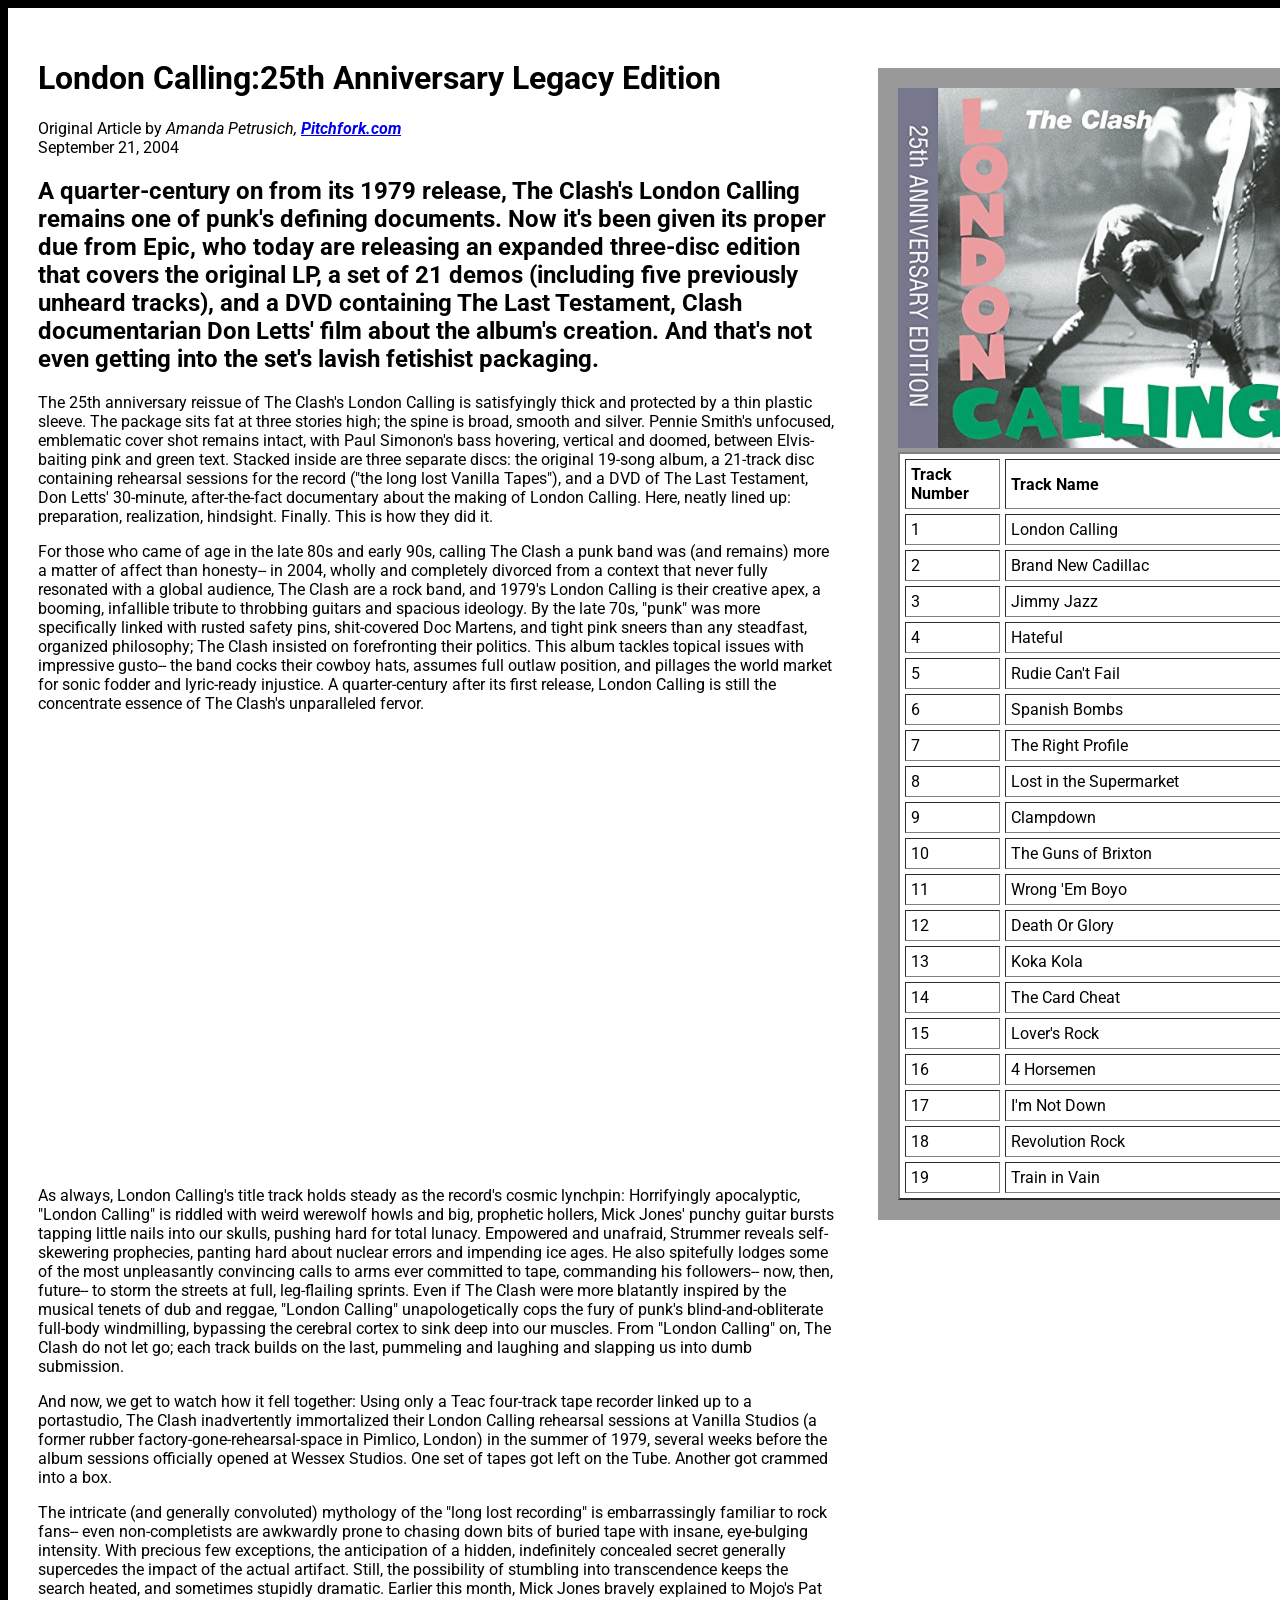
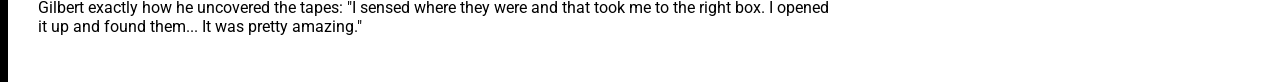
<file: DebuggingAssignment2/index.html>
<!doctype html>
<html lang="en">

<head>
<meta charset="utf-8">
<title>The Clash</title>

<link rel="preconnect" href="https://fonts.googleapis.com"> 
<link rel="preconnect" href="https://fonts.gstatic.com" crossorigin> 
<link href="https://fonts.googleapis.com/css2?family=Roboto:wght@300;700&display=swap" rel="stylesheet">

<style type="text/css">

body {
  font-family: 'Roboto', sans-serif;
  background-color: #000000;
}
a {color: #ff0000
text-decoration: none;
font-weight: bold;}
a:hover {color: 0071ce;}

</style>

</head>

<body>

<div style="width:1300px; padding: 10px; float:left; background-color:#ffffff;">
<div style="width:800px; padding:20px; float:left;">
<h1>London Calling:25th Anniversary Legacy Edition</h1>
<p>Original Article by <em>Amanda Petrusich, <a href="http://www.pitchfork.com" target="_blank">Pitchfork.com</a></em><br>
September 21, 2004 


<h2>A quarter-century on from its 1979 release, The Clash's London Calling remains one of punk's defining documents. Now it's been given its proper due from Epic, who today are releasing an expanded three-disc edition that covers the original LP, a set of 21 demos (including five previously unheard tracks), and a DVD containing The Last Testament, Clash documentarian Don Letts' film about the album's creation. And that's not even getting into the set's lavish fetishist packaging.</h2>

<p>The 25th anniversary reissue of The Clash's London Calling is satisfyingly thick and protected by a thin plastic sleeve. The package sits fat at three stories high; the spine is broad, smooth and silver. Pennie Smith's unfocused, emblematic cover shot remains intact, with Paul Simonon's bass hovering, vertical and doomed, between Elvis-baiting pink and green text. Stacked inside are three separate discs: the original 19-song album, a 21-track disc containing rehearsal sessions for the record ("the long lost Vanilla Tapes"), and a DVD of The Last Testament, Don Letts' 30-minute, after-the-fact documentary about the making of London Calling. Here, neatly lined up: preparation, realization, hindsight. Finally. This is how they did it.</p>


<p>For those who came of age in the late 80s and early 90s, calling The Clash a punk band was (and remains) more a matter of affect than honesty-- in 2004, wholly and completely divorced from a context that never fully resonated with a global audience, The Clash are a rock band, and 1979's London Calling is their creative apex, a booming, infallible tribute to throbbing guitars and spacious ideology. By the late 70s, "punk" was more specifically linked with rusted safety pins, shit-covered Doc Martens, and tight pink sneers than any steadfast, organized philosophy; The Clash insisted on forefronting their politics. This album tackles topical issues with impressive gusto-- the band cocks their cowboy hats, assumes full outlaw position, and pillages the world market for sonic fodder and lyric-ready injustice. A quarter-century after its first release, London Calling is still the concentrate essence of The Clash's unparalleled fervor.</p>


<div align="center"style="margin:50px 50px 50px"><iframe width="560" height="315" src="https://www.youtube.com/embed/EfK-WX2pa8c" frameborder="0" allow="accelerometer; autoplay; encrypted-media; gyroscope; picture-in-picture" allowfullscreen></iframe></div>

<br></br>

<p>As always, London Calling's title track holds steady as the record's cosmic lynchpin: Horrifyingly apocalyptic, "London Calling" is riddled with weird werewolf howls and big, prophetic hollers, Mick Jones' punchy guitar bursts tapping little nails into our skulls, pushing hard for total lunacy. Empowered and unafraid, Strummer reveals self-skewering prophecies, panting hard about nuclear errors and impending ice ages. He also spitefully lodges some of the most unpleasantly convincing calls to arms ever committed to tape, commanding his followers-- now, then, future-- to storm the streets at full, leg-flailing sprints. Even if The Clash were more blatantly inspired by the musical tenets of dub and reggae, "London Calling" unapologetically cops the fury of punk's blind-and-obliterate full-body windmilling, bypassing the cerebral cortex to sink deep into our muscles. From "London Calling" on, The Clash do not let go; each track builds on the last, pummeling and laughing and slapping us into dumb submission.</p>


<p>And now, we get to watch how it fell together: Using only a Teac four-track tape recorder linked up to a portastudio, The Clash inadvertently immortalized their London Calling rehearsal sessions at Vanilla Studios (a former rubber factory-gone-rehearsal-space in Pimlico, London) in the summer of 1979, several weeks before the album sessions officially opened at Wessex Studios. One set of tapes got left on the Tube. Another got crammed into a box.</p>


<p>The intricate (and generally convoluted) mythology of the "long lost recording" is embarrassingly familiar to rock fans-- even non-completists are awkwardly prone to chasing down bits of buried tape with insane, eye-bulging intensity. With precious few exceptions, the anticipation of a hidden, indefinitely concealed secret generally supercedes the impact of the actual artifact. Still, the possibility of stumbling into transcendence keeps the search heated, and sometimes stupidly dramatic. Earlier this month, Mick Jones bravely explained to Mojo's Pat Gilbert exactly how he uncovered the tapes: "I sensed where they were and that took me to the right box. I opened it up and found them... It was pretty amazing."</p>

</div>

<div style="width:400px; padding:20px; float: right; background-color:#999; margin-top:50px;">

<img src="photos/theClash.jpg" alt="The Clash: London Calling" title="The Clash: London Calling" style="border:solid 0px black; width:100%;">

<table width="100%" border="2" cellspacing="5" cellpadding="5" style="background-color:#ffffff;">
<tr>
<td width="25%">
<strong>Track Number</strong>
</td>
<td width="75%">
<strong>Track Name</strong>
</td>
</tr>
<tr>
<td>1</td>
<td>London Calling</td>
</tr>
<tr>
<td>2</td>
<td>Brand New Cadillac</td>
<tr>
<td>3</td>
<td>Jimmy Jazz</td>
</tr>
<tr>
<td>4</td>
<td>Hateful</td>
</tr>
<tr>
<td>5</td>
<td>Rudie Can't Fail</td>
</tr>
<tr>
<td>6</td>
<td>Spanish Bombs</td>
</tr>
<tr>
<td>7</td>
<td>The Right Profile</td>
</tr>
<tr>
<td>8</td>
<td>Lost in the Supermarket</td>
</tr>
<tr>
<td>9</td>
<td>Clampdown</td>
</tr>
<tr>
<td>10</td>
<td>The Guns of Brixton</td>
</tr>
<tr>
<td>11</td>
<td>Wrong 'Em Boyo</td>
</tr>
<tr>
<td>12</td>
<td>Death Or Glory</td>
</tr>
<tr>
<td>13</td>
<td>Koka Kola</td>
</tr>
<tr>
<td>14</td>
<td>The Card Cheat</td>
</tr>
<tr>
<td>15</td>
<td>Lover's Rock</td>
</tr>
<tr>
<td>16</td>
<td>4 Horsemen</td>
</tr>
<tr>
<td>17</td>
<td>I'm Not Down</td>
</tr>
<tr>
<td>18</td>
<td>Revolution Rock</td>
</tr>
<tr>
<td>19</td>
<td>Train in Vain</td>
</tr>
</table>

</div>




</body>
</html>
</file>
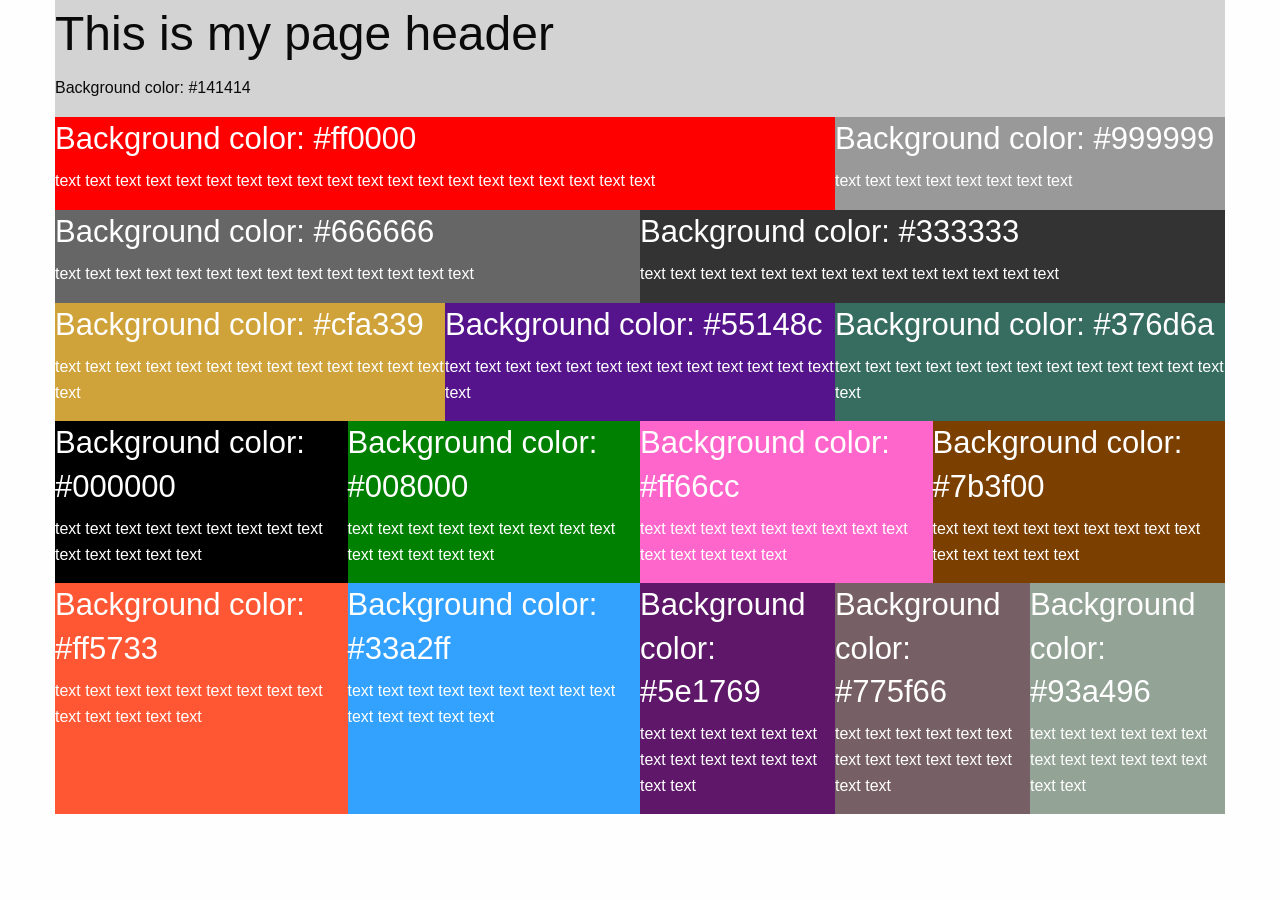
<file: FoundationStarter-2/index.html>
<!doctype html>
<html class="no-js" lang="en" dir="ltr">
<head>
<meta charset="utf-8">
<meta http-equiv="x-ua-compatible" content="ie=edge">
<meta name="viewport" content="width=device-width, initial-scale=1.0">
<title>Foundation for Sites</title>
<link rel="stylesheet" href="css/foundation.css">
<link rel="stylesheet" href="css/app.css">
</head>
<body>

<div class="grid-container">
<div class="grid-x">

<!-- 12-column header -->
  <div class="cell large-12 medium-12 small-12 cell pageHeader">
<h1> This is my page header</h1>
<p> Background color: #141414 </p>
</div>

<!-- 6x6 split row -->
<div class="large-8 medium-8 small-12 cell box1">
    <h3>Background color: #ff0000 </h3>
<p>text text text text text text text text text text text text text text text text text text text text</p>
</div>
<div class="large-4 medium-4 small-12 cell box2">
    <h3>Background color: #999999 </h3>
    <p> text text text text text text text text</p>
    </div>
<div class="large-6 medium-6 small-12 cell box3">
    <h3>Background color: #666666 </h3>
    <p> text text text text text text text text text text text text text text</p>
    </div>
    <div class="large-6 medium-6 small-12 cell box4">
    <h3>Background color: #333333 </h3>
    <p> text text text text text text text text text text text text text text</p>
    </div>
<div class="large-4 medium-4 small-12 cell box5">
    <h3>Background color: #cfa339 </h3>
    <p> text text text text text text text text text text text text text text</p>
    </div>
    <div class="large-4 medium-4 small-12 cell box6">
    <h3>Background color: #55148c </h3>
    <p> text text text text text text text text text text text text text text</p>
    </div>
    <div class="large-4 medium-4 small-12 cell box7">
    <h3>Background color: #376d6a </h3>
    <p> text text text text text text text text text text text text text text</p>
    </div>
    <div class="large-3 medium-6 small-12 cell box8">
    <h3>Background color: #000000 </h3>
    <p> text text text text text text text text text text text text text text</p>
    </div>
    <div class="large-3 medium-6 small-12 cell box9">
    <h3>Background color: #008000 </h3>
    <p> text text text text text text text text text text text text text text</p>
    </div>
    <div class="large-3 medium-6 small-12 cell box10">
    <h3>Background color: #ff66cc </h3>
    <p> text text text text text text text text text text text text text text</p>
    </div>
    <div class="large-3 medium-6 small-12 cell box11">
    <h3>Background color: #7b3f00 </h3>
    <p> text text text text text text text text text text text text text text</p>
    </div>
    <div class="large-3 medium-4 small-12 cell box12">
    <h3>Background color: #ff5733 </h3>
    <p> text text text text text text text text text text text text text text</p>
    </div>
    <div class="large-3 medium-4 small-12 cell box13">
    <h3>Background color: #33a2ff </h3>
    <p> text text text text text text text text text text text text text text</p>
    </div>
    <div class="large-2 medium-4 small-12 cell box14">
    <h3>Background color: #5e1769 </h3>
    <p> text text text text text text text text text text text text text text</p>
    </div>
    <div class="large-2 medium-4 small-12 cell box15">
    <h3>Background color: #775f66 </h3>
    <p> text text text text text text text text text text text text text text</p>
    </div>
     <div class="large-2 medium-4 small-12 cell box16">
    <h3>Background color: #93a496 </h3>
    <p> text text text text text text text text text text text text text text</p>
    </div>
</div>

<script src="js/vendor/jquery.js"></script>
<script src="js/vendor/what-input.js"></script>
<script src="js/vendor/foundation.js"></script>
<script src="js/app.js"></script>
</body>
</html>
</file>
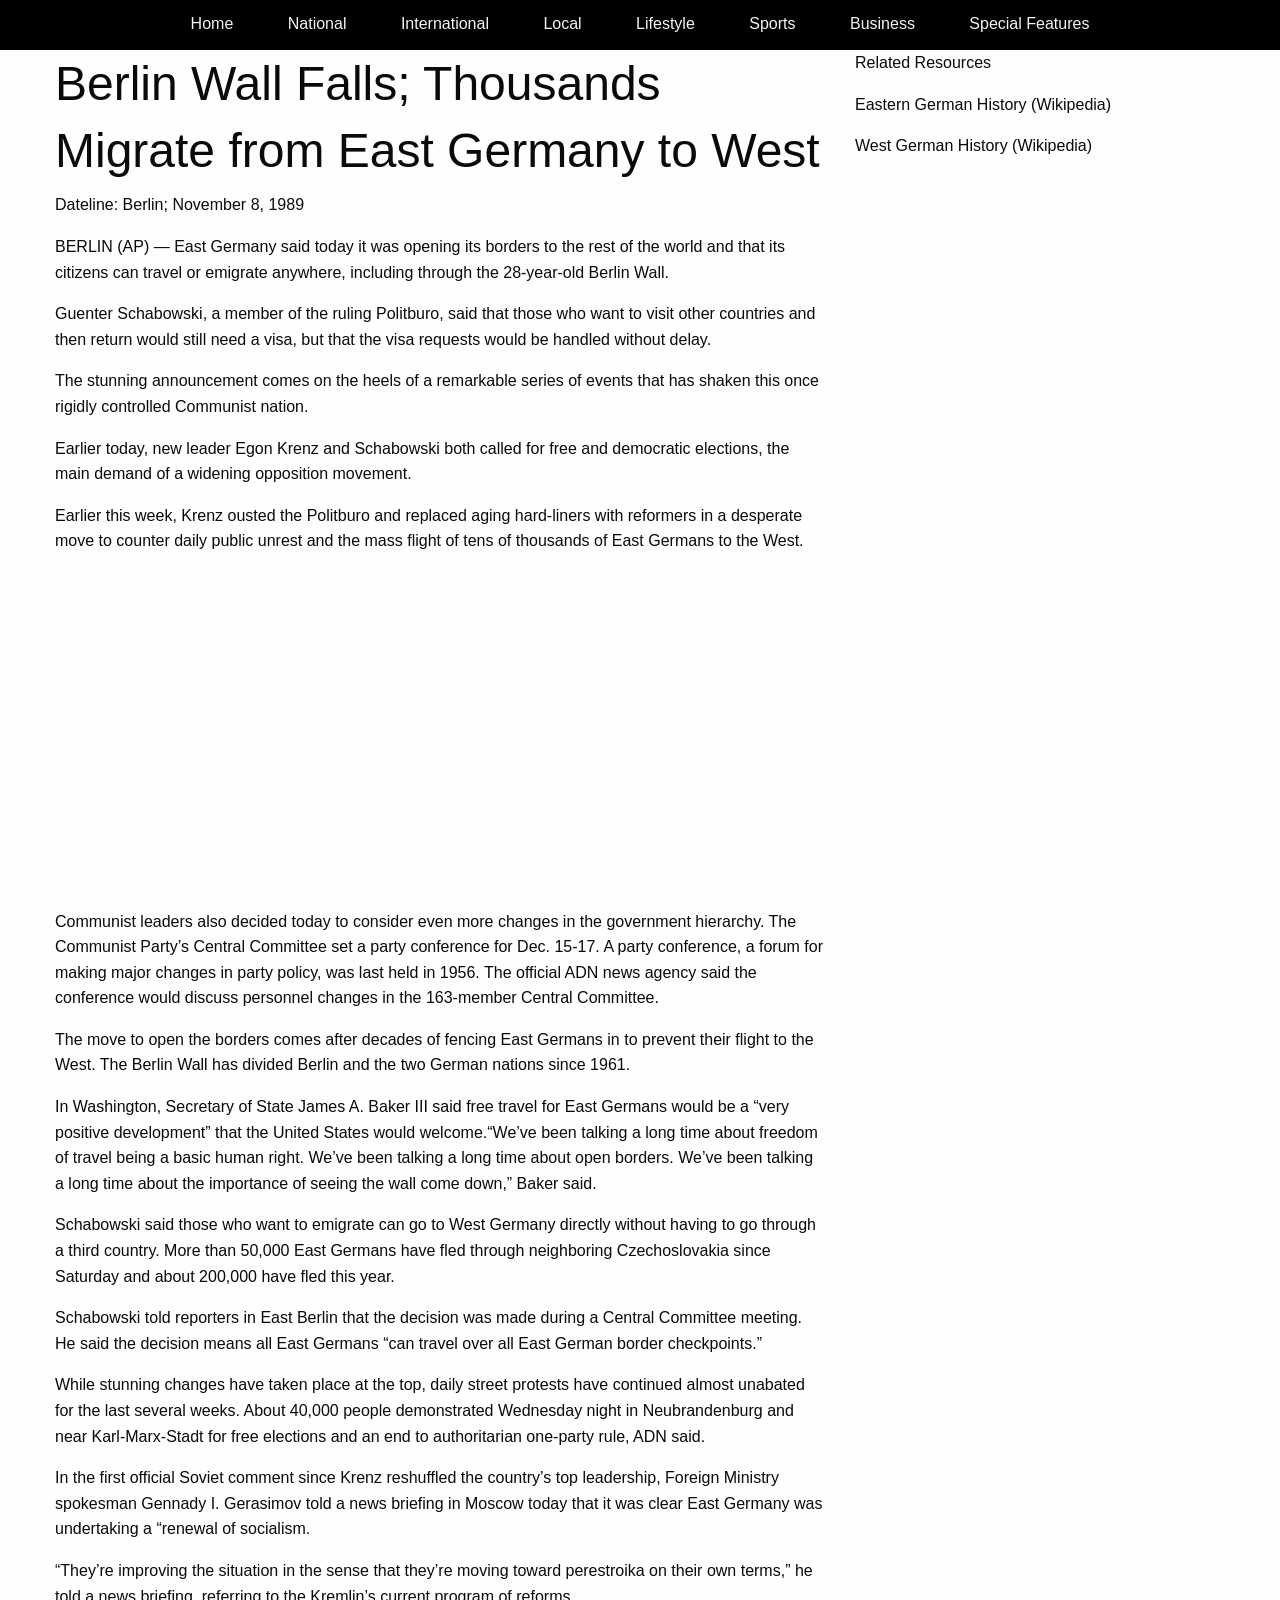
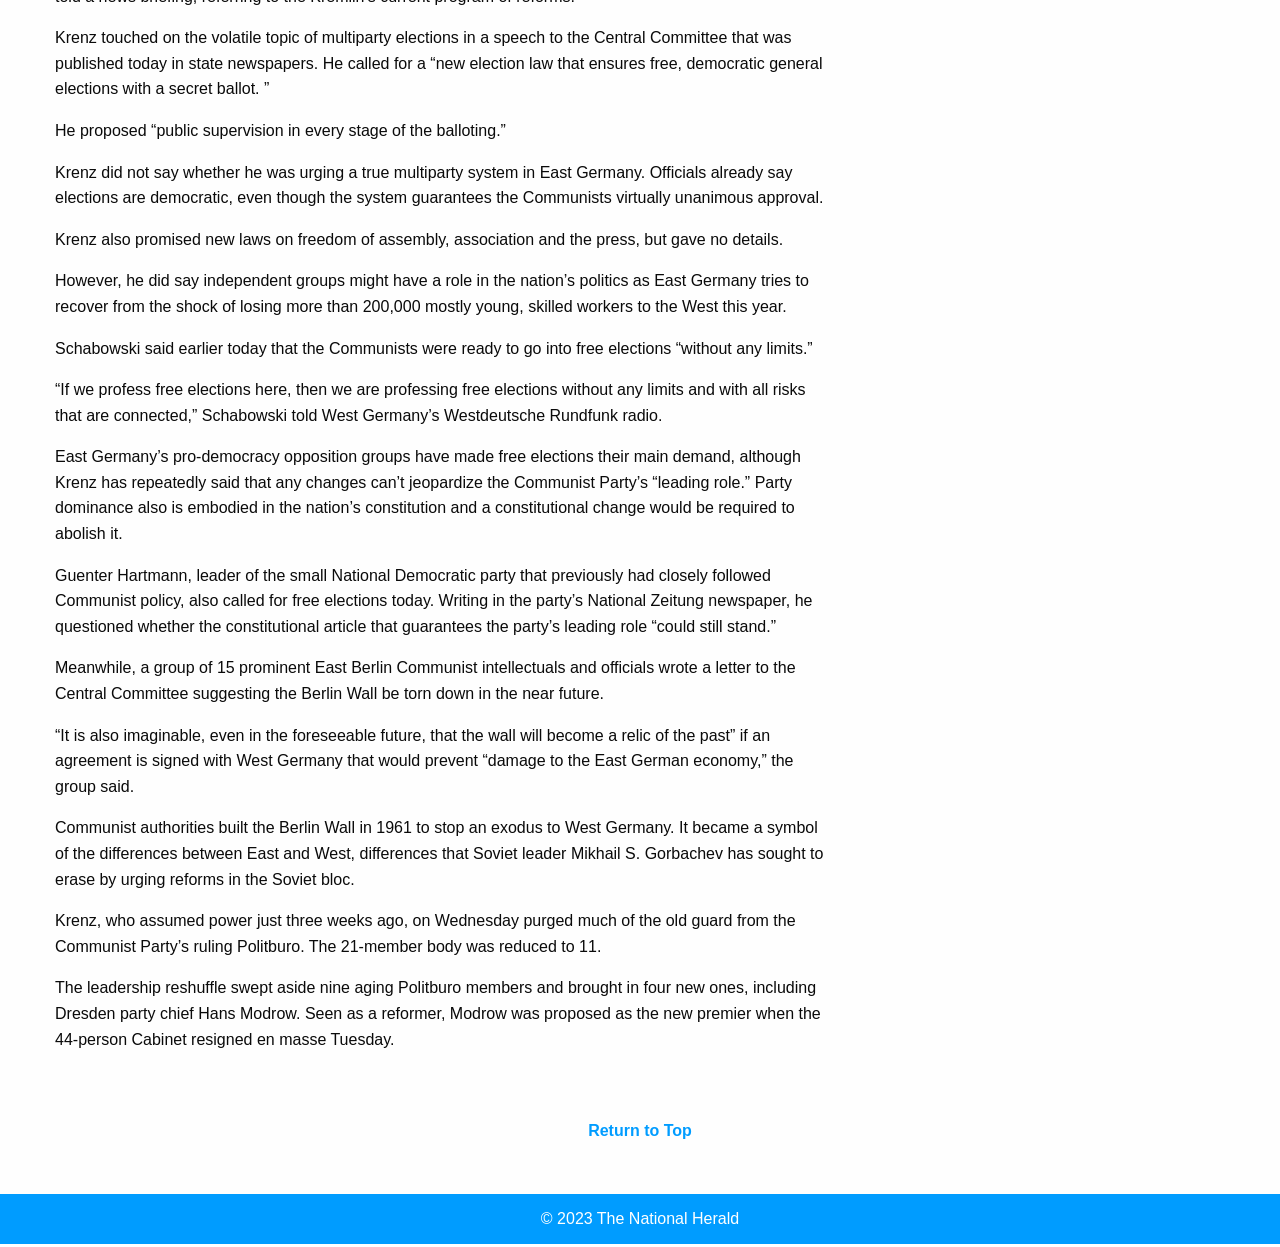
<file: HTMLTemplate/index.html>
<!doctype html>
<html class="no-js" lang="en" dir="ltr">
<head>
<meta charset="utf-8">
<meta http-equiv="x-ua-compatible" content="ie=edge">
<meta name="viewport" content="width=device-width, initial-scale=1.0">
<title>Headline Headline Headline | The National Herald</title>
<link rel="stylesheet" href="css/foundation.css">
<link rel="stylesheet" href="css/app.css">


<!-- FILL OUT META TAGS! -->
<meta name="description" content="">
<meta name="author" content="The National Herald">

<!--TWITTER SUMMARY CARD-->
<meta name="twitter:card" content="summary_large_image">
<meta name="twitter:title" content="Berlin Wall Falls: Thousands Migrate from East Germany to West">

<!--OPEN GRAPH CARD-->
<meta property="og:title" content="Headline Headline Headline">
<meta property="og:site_name" content="The National Herald">
<meta property="og:url" content="TBD">
<meta property="og:description" content="Lead Graph Goes Here.">
<meta property="og:type" content="website">
<meta property="og:image" content="TBD">

</head>
<body>

<!-- RETURN TO TOP -->
<a name="top"></a>
<!-- END RETURN TO TOP -->

<!-- SITE BRANDING -->
<div class="grid-container">
<div class="grid-x grid-padding-x">
<div class="large-12 cell">


</div>
</div>
</div>
<!-- END SITE BRANDING -->

<!-- NAV BAR -->
<div class="grid-container fluid navStyle">
<div class="grid-x grid-padding-x">
<div class="large-12 cell">
<a href="#" class="navItem">Home</a>
<a href="#" class="navItem">National</a>
<a href="#" class="navItem">International</a>
<a href="#" class="navItem">Local</a>
<a href="#" class="navItem">Lifestyle</a>
<a href="#" class="navItem">Sports</a>
<a href="#" class="navItem">Business</a>
<a href="#" class="navItem">Special Features</a>
</div>
</div>
</div>
<!-- END NAV BAR -->
<div class="grid-container">
<div class="grid-x grid-padding-x">
 <div class="cell large-8 medium-12 small-12 cell pageHeader">
<h1> Berlin Wall Falls; Thousands Migrate from East Germany to West </h1>
<p>Dateline: Berlin; November 8, 1989</p>

<p></p><p></p>
<!-- BODY COPY -->
<p>BERLIN (AP) — East Germany said today it was opening its borders to the rest of the world and that its citizens can travel or emigrate anywhere, including through the 28-year-old Berlin Wall.
</p><p>
Guenter Schabowski, a member of the ruling Politburo, said that those who want to visit other countries and then return would still need a visa, but that the visa requests would be handled without delay.
</p><p>
The stunning announcement comes on the heels of a remarkable series of events that has shaken this once rigidly controlled Communist nation.
</p><p>
Earlier today, new leader Egon Krenz and Schabowski both called for free and democratic elections, the main demand of a widening opposition movement.
</p><p>
Earlier this week, Krenz ousted the Politburo and replaced aging hard-liners with reformers in a desperate move to counter daily public unrest and the mass flight of tens of thousands of East Germans to the West.
</p><p>

<iframe width="560" height="315" src="https://www.youtube.com/embed/IcmxPeVe4_c?si=CQMLWOiQem2TB58U" title="YouTube video player" frameborder="0" allow="accelerometer; autoplay; clipboard-write; encrypted-media; gyroscope; picture-in-picture; web-share" referrerpolicy="strict-origin-when-cross-origin" allowfullscreen></iframe>

</p><p>
Communist leaders also decided today to consider even more changes in the government hierarchy. The Communist Party’s Central Committee set a party conference for Dec. 15-17. A party conference, a forum for making major changes in party policy, was last held in 1956. The official ADN news agency said the conference would discuss personnel changes in the 163-member Central Committee.
</p><p>
The move to open the borders comes after decades of fencing East Germans in to prevent their flight to the West. The Berlin Wall has divided Berlin and the two German nations since 1961.
</p><p>
In Washington, Secretary of State James A. Baker III said free travel for East Germans would be a “very positive development” that the United States would welcome.“We’ve been talking a long time about freedom of travel being a basic human right. We’ve been talking a long time about open borders. We’ve been talking a long time about the importance of seeing the wall come down,” Baker said.
</p><p>
Schabowski said those who want to emigrate can go to West Germany directly without having to go through a third country. More than 50,000 East Germans have fled through neighboring Czechoslovakia since Saturday and about 200,000 have fled this year.
</p><p>
Schabowski told reporters in East Berlin that the decision was made during a Central Committee meeting. He said the decision means all East Germans “can travel over all East German border checkpoints.”
</p><p>
While stunning changes have taken place at the top, daily street protests have continued almost unabated for the last several weeks. About 40,000 people demonstrated Wednesday night in Neubrandenburg and near Karl-Marx-Stadt for free elections and an end to authoritarian one-party rule, ADN said.
</p><p>
In the first official Soviet comment since Krenz reshuffled the country’s top leadership, Foreign Ministry spokesman Gennady I. Gerasimov told a news briefing in Moscow today that it was clear East Germany was undertaking a “renewal of socialism.
</p><p>
“They’re improving the situation in the sense that they’re moving toward perestroika on their own terms,” he told a news briefing, referring to the Kremlin’s current program of reforms.
</p><p>
Krenz touched on the volatile topic of multiparty elections in a speech to the Central Committee that was published today in state newspapers. He called for a “new election law that ensures free, democratic general elections with a secret ballot. ”
</p><p>
He proposed “public supervision in every stage of the balloting.”
</p><p>
Krenz did not say whether he was urging a true multiparty system in East Germany. Officials already say elections are democratic, even though the system guarantees the Communists virtually unanimous approval.
</p><p>
Krenz also promised new laws on freedom of assembly, association and the press, but gave no details.
</p><p>
However, he did say independent groups might have a role in the nation’s politics as East Germany tries to recover from the shock of losing more than 200,000 mostly young, skilled workers to the West this year.
</p><p>
Schabowski said earlier today that the Communists were ready to go into free elections “without any limits.”
</p><p>
“If we profess free elections here, then we are professing free elections without any limits and with all risks that are connected,” Schabowski told West Germany’s Westdeutsche Rundfunk radio.
</p><p>
East Germany’s pro-democracy opposition groups have made free elections their main demand, although Krenz has repeatedly said that any changes can’t jeopardize the Communist Party’s “leading role.” Party dominance also is embodied in the nation’s constitution and a constitutional change would be required to abolish it.
</p><p>
Guenter Hartmann, leader of the small National Democratic party that previously had closely followed Communist policy, also called for free elections today. Writing in the party’s National Zeitung newspaper, he questioned whether the constitutional article that guarantees the party’s leading role “could still stand.”
</p><p>
Meanwhile, a group of 15 prominent East Berlin Communist intellectuals and officials wrote a letter to the Central Committee suggesting the Berlin Wall be torn down in the near future.
</p><p>
“It is also imaginable, even in the foreseeable future, that the wall will become a relic of the past” if an agreement is signed with West Germany that would prevent “damage to the East German economy,” the group said.
</p><p>
Communist authorities built the Berlin Wall in 1961 to stop an exodus to West Germany. It became a symbol of the differences between East and West, differences that Soviet leader Mikhail S. Gorbachev has sought to erase by urging reforms in the Soviet bloc.
</p><p>
Krenz, who assumed power just three weeks ago, on Wednesday purged much of the old guard from the Communist Party’s ruling Politburo. The 21-member body was reduced to 11.
</p><p>
The leadership reshuffle swept aside nine aging Politburo members and brought in four new ones, including Dresden party chief Hans Modrow. Seen as a reformer, Modrow was proposed as the new premier when the 44-person Cabinet resigned en masse Tuesday. </p>
</div><div class="cell large-4 medium-12 small-12 cell">
    <p>Related Resources</p><p>
        Eastern German History (Wikipedia)</p>
        <p> West German History (Wikipedia)   </p>
</div></div><div></div><div></div>
</p> 

<p class="rtt"><a href="#top">Return to Top</a></p>




</div>
</div>
<!-- END BODY COPY -->

<!-- FOOTER BAR -->
<!-- NAV BAR -->
<div class="grid-container fluid footerStyle">
<div class="grid-x grid-padding-x">
<div class="large-12 cell">
<p>&copy; 2023 The National Herald</p>
</div>
</div>
</div>
<!-- END NAV BAR -->

<script src="js/vendor/jquery.js"></script>
<script src="js/vendor/what-input.js"></script>
<script src="js/vendor/foundation.js"></script>
<script src="js/app.js"></script>
</body>
</html>
</file>
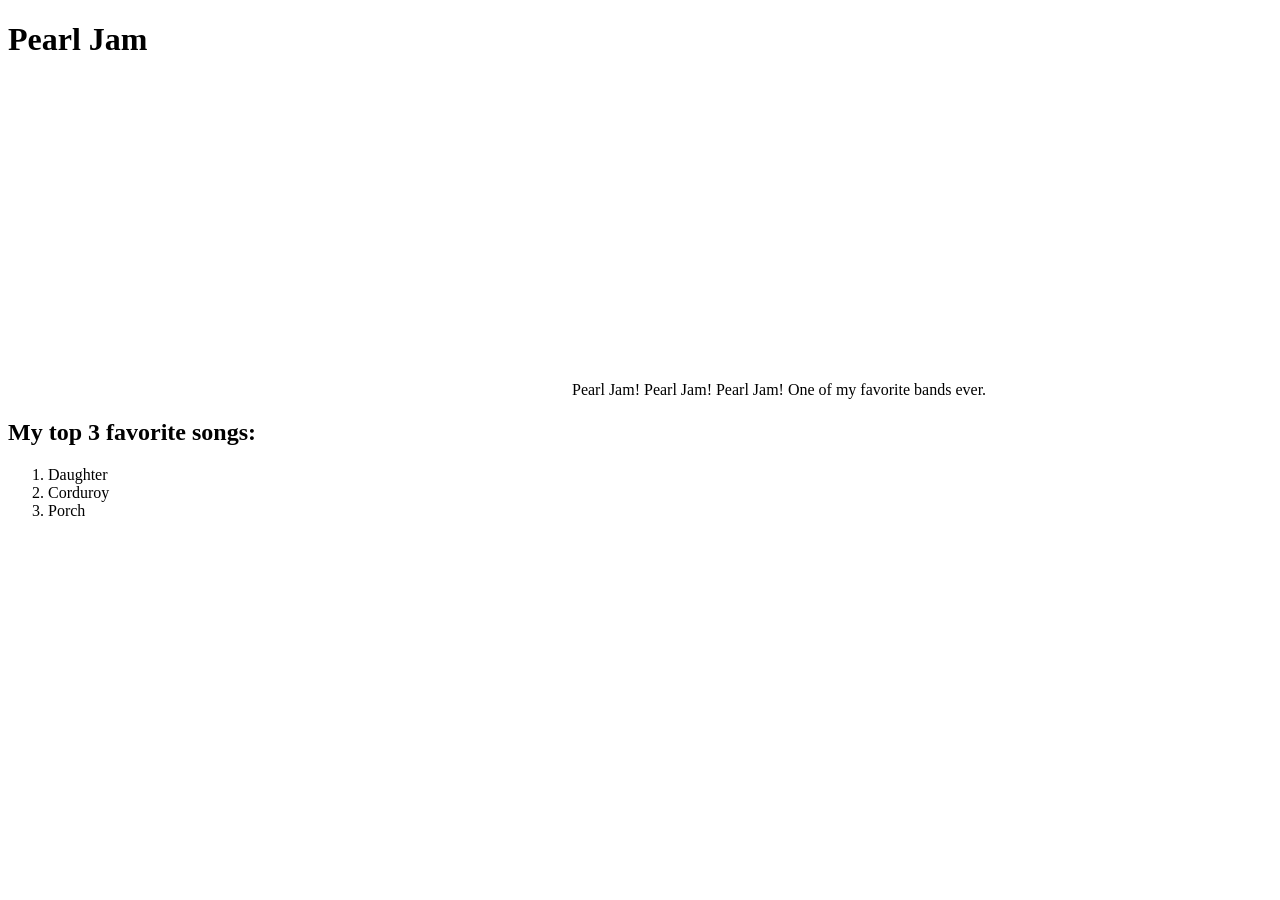
<file: Starter/index.html>
<!doctype html>

<html lang="en">

<head>
  <meta charset="utf-8">
  <title>Pearl Jam</title>
  <meta name="description" content="This is the description that search engines will display. Aim for 145-155 characters.">
  <meta name="author" content="Insert the content author or owner name here">

  <!-- Link to your JS file -->
  <script src="scripts/script.js"></script>

  <!-- Link to your CSS file -->
  <link rel="stylesheet" href="css/style.css">

</head>

<h1> Pearl Jam </h1>

<iframe width="560" height="315" src="https://www.youtube.com/embed/0unH11yjklE?si=UV1-hFTylD7tF-69" title="YouTube video player" frameborder="0" allow="accelerometer; autoplay; clipboard-write; encrypted-media; gyroscope; picture-in-picture; web-share" referrerpolicy="strict-origin-when-cross-origin" allowfullscreen></iframe>

<body>

Pearl Jam! Pearl Jam! Pearl Jam! 
One of my favorite bands ever. 

<h2> My top 3 favorite songs: </h2>
<ol>
  <li>Daughter</li>
  <li>Corduroy</li>
  <li>Porch</li>
</ol>

</body>

</html>
</file>
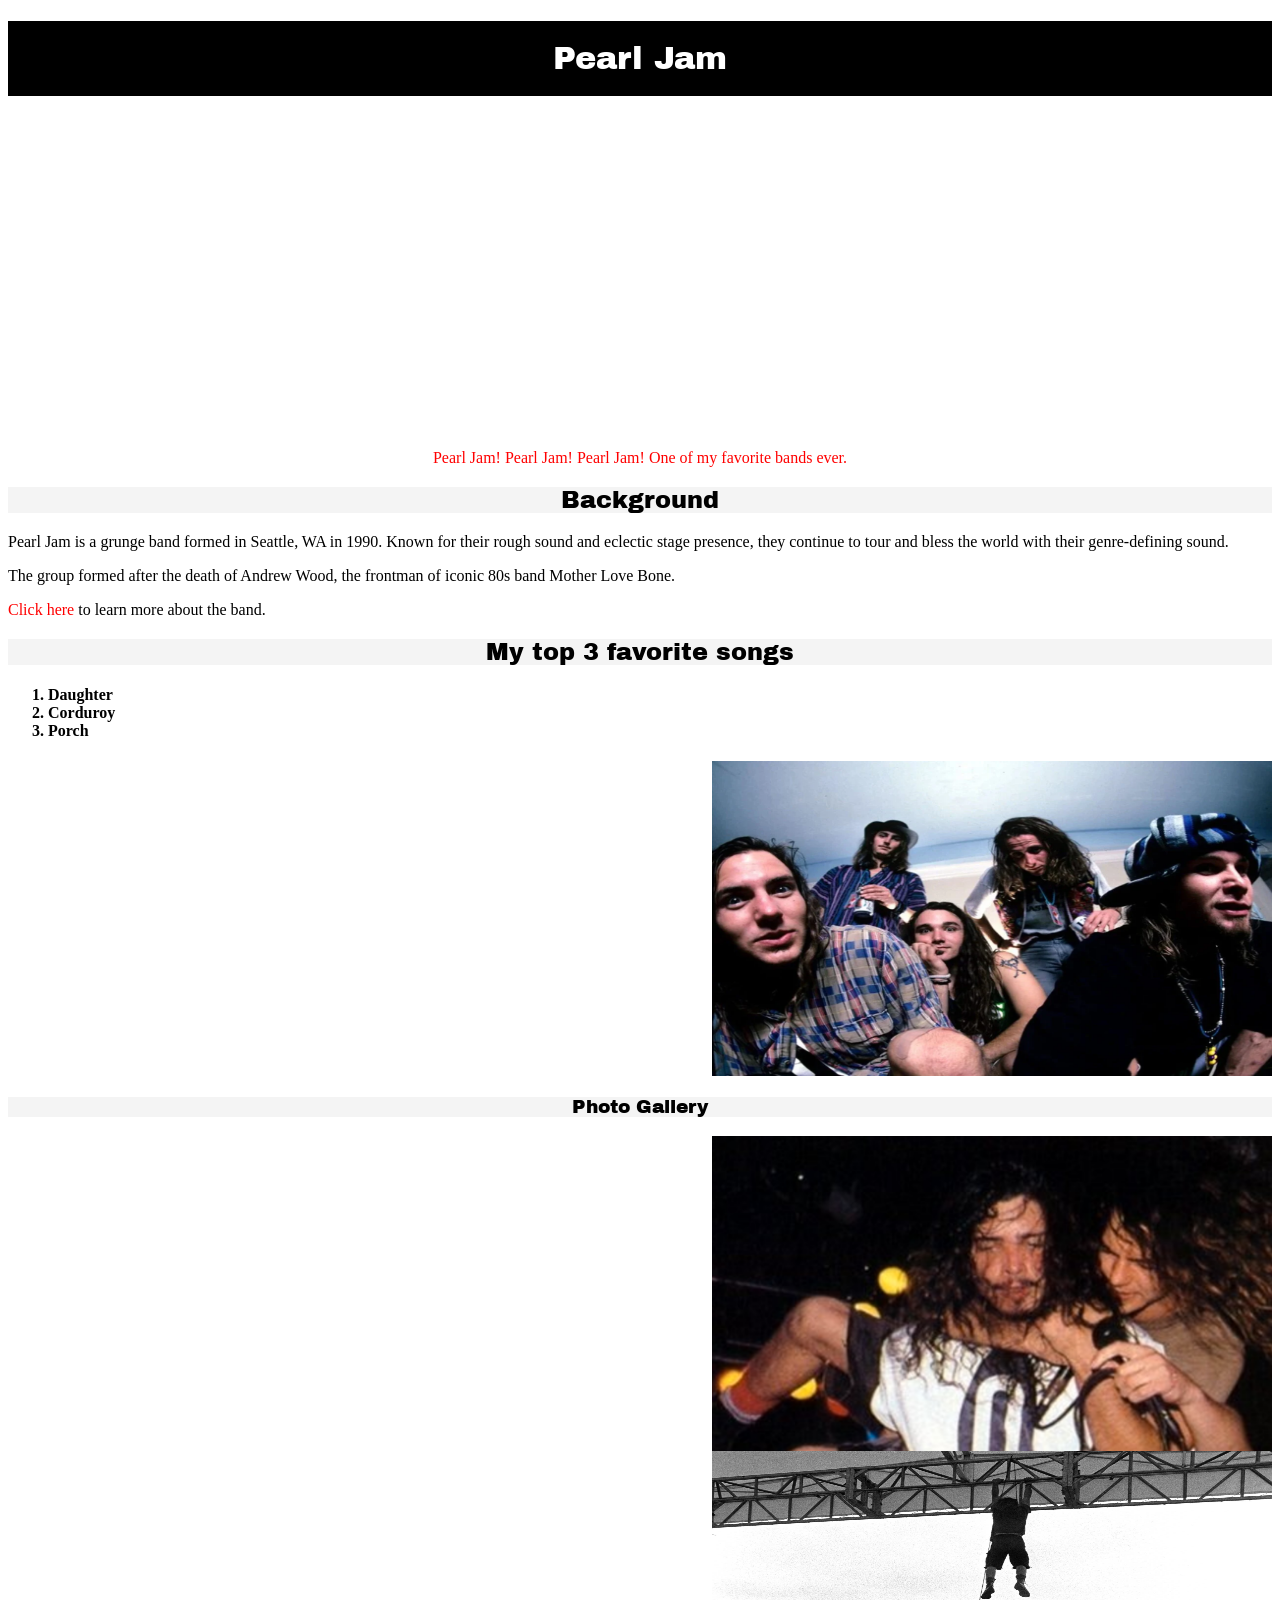
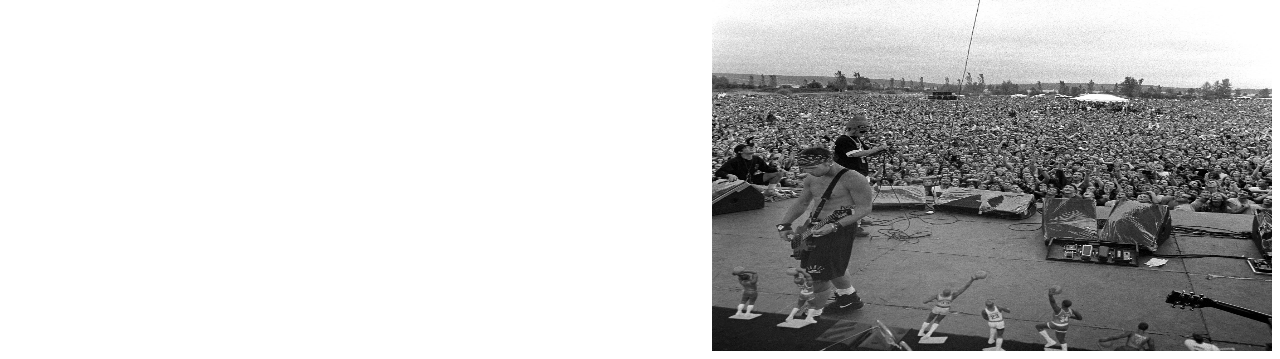
<file: Starter0924/index.html>
<!doctype html>

<html lang="en">

<head>
  <meta charset="utf-8">
  <title>Pearl Jam</title>
  <meta name="description" content="This is the description that search engines will display. Aim for 145-155 characters.">
  <meta name="author" content="Insert the content author or owner name here">

  <!-- Link to your JS file -->
  <script src="scripts/script.js"></script>

  <!-- Link to your CSS file -->
  <link rel="stylesheet" href="css/style.css">
  <link rel="preconnect" href="https://fonts.googleapis.com">
<link rel="preconnect" href="https://fonts.gstatic.com" crossorigin>
<link href="https://fonts.googleapis.com/css2?family=Archivo+Black&display=swap" rel="stylesheet">

</head>

<h1> Pearl Jam </h1>

<iframe width="560" height="315" src="https://www.youtube.com/embed/0unH11yjklE?si=UV1-hFTylD7tF-69" title="YouTube video player" frameborder="0" allow="accelerometer; autoplay; clipboard-write; encrypted-media; gyroscope; picture-in-picture; web-share" referrerpolicy="strict-origin-when-cross-origin" allowfullscreen></iframe>

<body1>

<p style="color:#ff0000;">

Pearl Jam! Pearl Jam! Pearl Jam! 
One of my favorite bands ever. 

</p>

</body1>

<h2> Background </h2>

<body2><p> Pearl Jam is a grunge band formed in Seattle, WA in 1990. Known for their rough sound and eclectic stage presence, they continue to tour and bless the world with their genre-defining sound. 
</p><p>
  The group formed after the death of Andrew Wood, the frontman of iconic 80s band Mother Love Bone. 
</p><p>
  <a href="https://www.britannica.com/topic/Pearl-Jam">Click here</a> to learn more about the band.
</p>

<h2> My top 3 favorite songs </h2>
<h4>
<ol>
  <li>Daughter</li>
  <li>Corduroy</li>
  <li>Porch</li>
</ol>
<h4>

<img width="560" height="315" src="images/faroutmagazine.webp">

<h3> Photo Gallery </h3>

</body2>

<body3>
<div>
<img width="560" height="315" src="images/Consequencedotnet.webp">
<img width="560" height="500" src="images/stagedive.jpeg">
</div>
</body3>

</html>
</file>
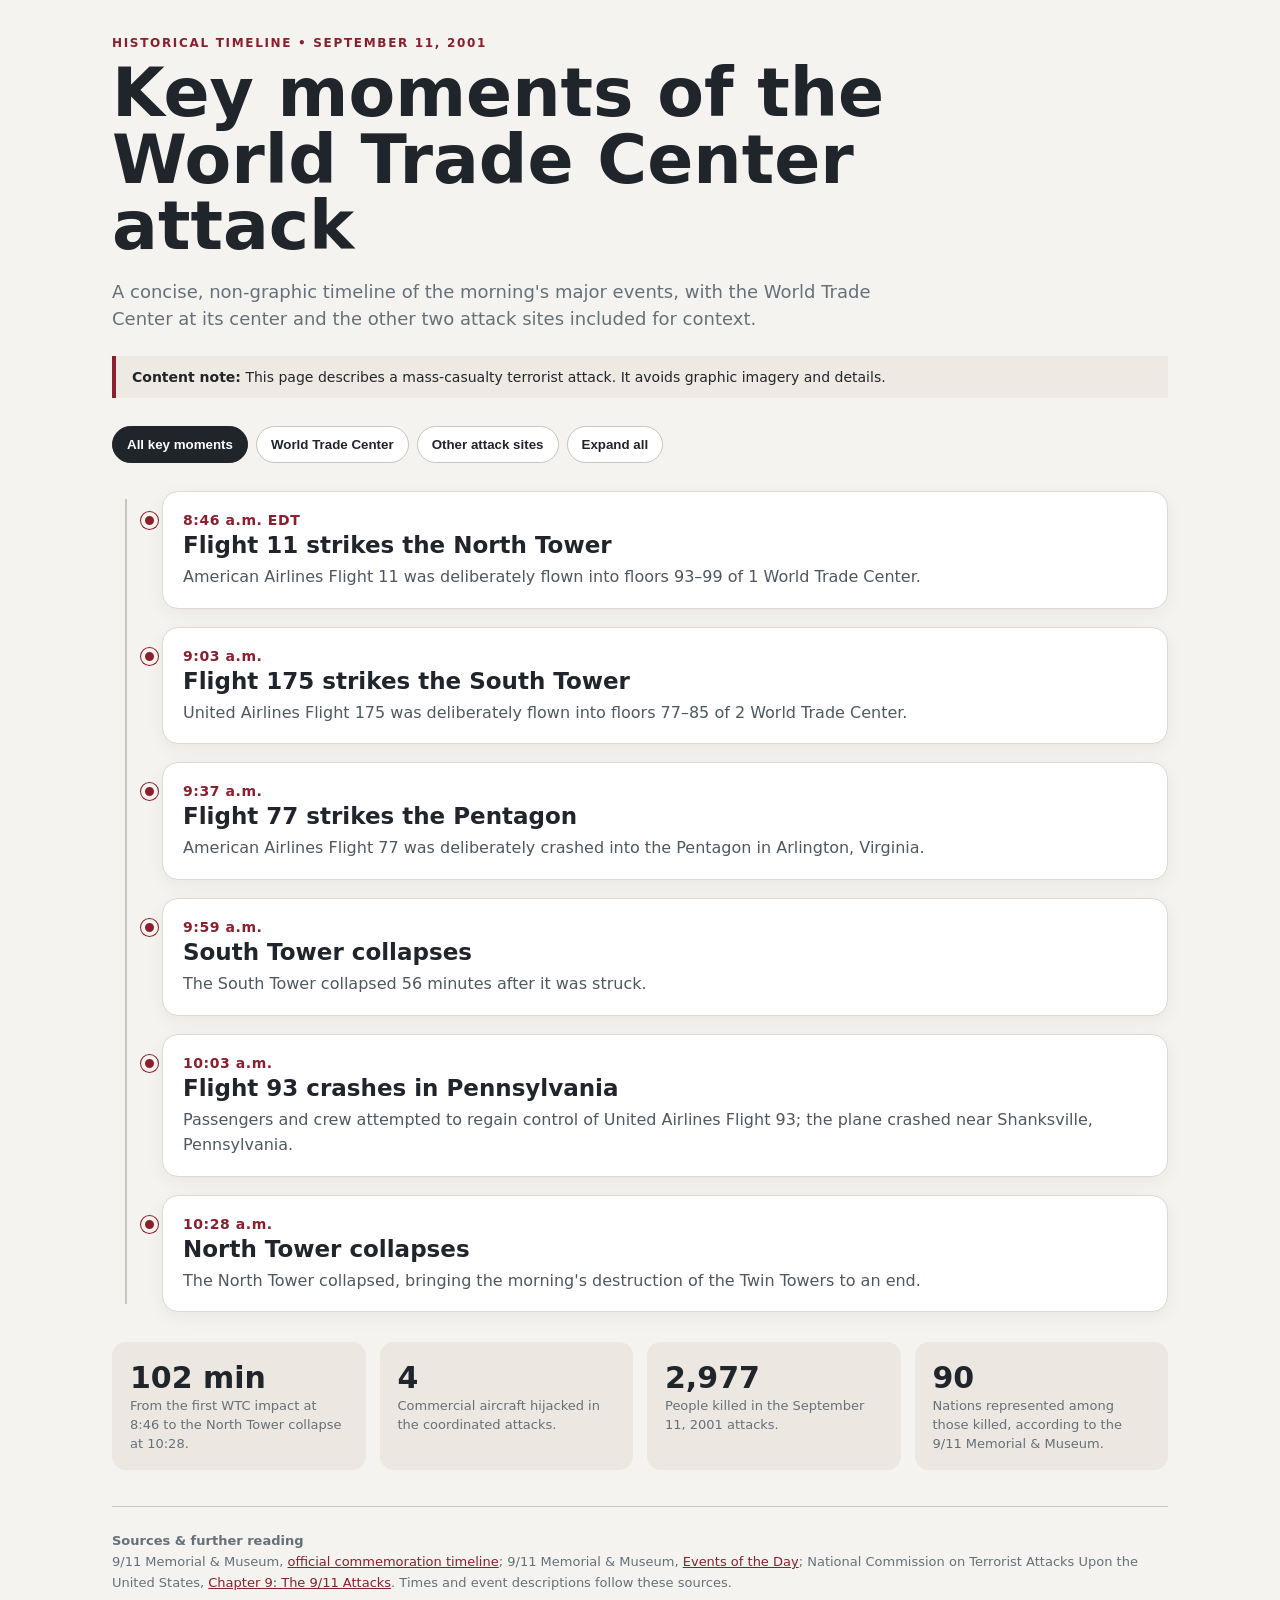
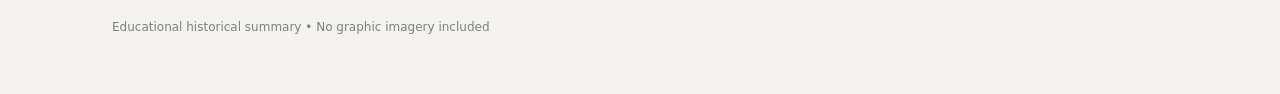
<file: 911_key_moments_interactive_infographic (1).html>
<!doctype html>
<html lang="en">
<head>
<meta charset="utf-8">
<meta name="viewport" content="width=device-width,initial-scale=1">
<title>September 11, 2001 — Key Moments</title>
<style>
:root{--bg:#f5f3ef;--ink:#20252b;--muted:#65707a;--accent:#8a1f2d;--line:#c9c4bc;--card:#fff;--soft:#ece8e1}
*{box-sizing:border-box} body{margin:0;background:var(--bg);color:var(--ink);font-family:Inter,ui-sans-serif,system-ui,-apple-system,Segoe UI,Roboto,Arial,sans-serif}
.wrap{max-width:1100px;margin:auto;padding:36px 22px 60px}.eyebrow{letter-spacing:.14em;text-transform:uppercase;font-size:12px;font-weight:800;color:var(--accent)}
h1{font-size:clamp(34px,6vw,68px);line-height:.98;margin:10px 0 12px;max-width:800px}
.subtitle{font-size:18px;line-height:1.5;color:var(--muted);max-width:780px}
.notice{margin:24px 0;padding:13px 16px;background:#eee9e2;border-left:4px solid var(--accent);font-size:14px}
.controls{display:flex;gap:8px;flex-wrap:wrap;margin:28px 0 20px}
button{border:1px solid var(--line);background:var(--card);color:var(--ink);padding:10px 14px;border-radius:999px;cursor:pointer;font-weight:700}
button:hover,button.active{background:var(--ink);color:#fff;border-color:var(--ink)}
.timeline{position:relative;margin-top:28px;padding-left:24px}
.timeline:before{content:"";position:absolute;left:13px;top:8px;bottom:8px;width:2px;background:var(--line)}
.event{position:relative;margin:0 0 18px 0;padding-left:26px}
.dot{position:absolute;left:5px;top:21px;width:17px;height:17px;border:4px solid var(--bg);border-radius:50%;background:var(--accent);box-shadow:0 0 0 1px var(--accent)}
.card{background:var(--card);border:1px solid #ddd8d0;border-radius:16px;padding:20px 20px 18px;box-shadow:0 5px 18px rgba(30,25,20,.05)}
.time{font-size:14px;font-weight:900;color:var(--accent);letter-spacing:.04em}
.title{font-size:23px;font-weight:850;margin:4px 0 7px}.summary{color:#4e5860;line-height:1.55}
.more{display:none;margin-top:12px;padding-top:12px;border-top:1px solid #e3ded6;color:#4e5860;line-height:1.55}
.event.open .more{display:block}
.grid{display:grid;grid-template-columns:repeat(auto-fit,minmax(220px,1fr));gap:14px;margin:30px 0}
.stat{background:var(--soft);padding:18px;border-radius:14px}.stat b{display:block;font-size:30px}.stat span{color:var(--muted);font-size:13px}
.sources{margin-top:36px;padding-top:24px;border-top:1px solid var(--line);font-size:13px;color:var(--muted);line-height:1.6}
.sources a{color:var(--accent)}
footer{margin-top:26px;color:#7a817f;font-size:12px}
@media(prefers-reduced-motion:no-preference){.card{transition:transform .18s}.card:hover{transform:translateY(-2px)}}
</style>
</head>
<body>
<div class="wrap">
  <div class="eyebrow">Historical timeline • September 11, 2001</div>
  <h1>Key moments of the World Trade Center attack</h1>
  <p class="subtitle">A concise, non-graphic timeline of the morning's major events, with the World Trade Center at its center and the other two attack sites included for context.</p>
  <div class="notice"><b>Content note:</b> This page describes a mass-casualty terrorist attack. It avoids graphic imagery and details.</div>

  <div class="controls" aria-label="Timeline controls">
    <button class="filter active" data-filter="all">All key moments</button>
    <button class="filter" data-filter="wtc">World Trade Center</button>
    <button class="filter" data-filter="other">Other attack sites</button>
    <button id="expand">Expand all</button>
  </div>

  <div class="timeline" id="timeline">
    <article class="event" data-kind="wtc">
      <span class="dot"></span><div class="card">
        <div class="time">8:46 a.m. EDT</div><div class="title">Flight 11 strikes the North Tower</div>
        <div class="summary">American Airlines Flight 11 was deliberately flown into floors 93–99 of 1 World Trade Center.</div>
        <div class="more">The impact began the sequence of events at the World Trade Center that morning. Emergency personnel and civilians immediately began responding and evacuating.</div>
      </div>
    </article>

    <article class="event" data-kind="wtc">
      <span class="dot"></span><div class="card">
        <div class="time">9:03 a.m.</div><div class="title">Flight 175 strikes the South Tower</div>
        <div class="summary">United Airlines Flight 175 was deliberately flown into floors 77–85 of 2 World Trade Center.</div>
        <div class="more">The second impact made clear that the country was facing a coordinated attack. Evacuations and rescue efforts at the complex continued.</div>
      </div>
    </article>

    <article class="event" data-kind="other">
      <span class="dot"></span><div class="card">
        <div class="time">9:37 a.m.</div><div class="title">Flight 77 strikes the Pentagon</div>
        <div class="summary">American Airlines Flight 77 was deliberately crashed into the Pentagon in Arlington, Virginia.</div>
        <div class="more">This was the third of the four hijacked-aircraft attacks that morning.</div>
      </div>
    </article>

    <article class="event" data-kind="wtc">
      <span class="dot"></span><div class="card">
        <div class="time">9:59 a.m.</div><div class="title">South Tower collapses</div>
        <div class="summary">The South Tower collapsed 56 minutes after it was struck.</div>
        <div class="more">The collapse devastated the surrounding World Trade Center site and created an enormous emergency response.</div>
      </div>
    </article>

    <article class="event" data-kind="other">
      <span class="dot"></span><div class="card">
        <div class="time">10:03 a.m.</div><div class="title">Flight 93 crashes in Pennsylvania</div>
        <div class="summary">Passengers and crew attempted to regain control of United Airlines Flight 93; the plane crashed near Shanksville, Pennsylvania.</div>
        <div class="more">The aircraft had been headed toward Washington, D.C. The passenger counterattack prevented it from reaching its intended target, according to the 9/11 Commission.</div>
      </div>
    </article>

    <article class="event" data-kind="wtc">
      <span class="dot"></span><div class="card">
        <div class="time">10:28 a.m.</div><div class="title">North Tower collapses</div>
        <div class="summary">The North Tower collapsed, bringing the morning's destruction of the Twin Towers to an end.</div>
        <div class="more">Rescue, recovery, and relief operations continued immediately and would continue at the World Trade Center site for months.</div>
      </div>
    </article>
  </div>

  <section class="grid" aria-label="At a glance">
    <div class="stat"><b>102 min</b><span>From the first WTC impact at 8:46 to the North Tower collapse at 10:28.</span></div>
    <div class="stat"><b>4</b><span>Commercial aircraft hijacked in the coordinated attacks.</span></div>
    <div class="stat"><b>2,977</b><span>People killed in the September 11, 2001 attacks.</span></div>
    <div class="stat"><b>90</b><span>Nations represented among those killed, according to the 9/11 Memorial & Museum.</span></div>
  </section>

  <div class="sources">
    <b>Sources & further reading</b><br>
    9/11 Memorial & Museum, <a href="https://www.911memorial.org/plan-your-own-911-anniversary-observance" target="_blank" rel="noopener">official commemoration timeline</a>;
    9/11 Memorial & Museum, <a href="https://www.911memorial.org/learn/resources/911-primer/module-1-events-day" target="_blank" rel="noopener">Events of the Day</a>;
    National Commission on Terrorist Attacks Upon the United States, <a href="https://www.9-11commission.gov/report/911Report_Ch9.htm" target="_blank" rel="noopener">Chapter 9: The 9/11 Attacks</a>.
    Times and event descriptions follow these sources.
  </div>
  <footer>Educational historical summary • No graphic imagery included</footer>
</div>

<script>
const events=[...document.querySelectorAll('.event')];
document.querySelectorAll('.filter').forEach(btn=>{
  btn.addEventListener('click',()=>{
    document.querySelectorAll('.filter').forEach(b=>b.classList.remove('active'));
    btn.classList.add('active');
    const f=btn.dataset.filter;
    events.forEach(e=>e.style.display=(f==='all'||e.dataset.kind===f)?'':'none');
  });
});
events.forEach(e=>e.addEventListener('click',()=>e.classList.toggle('open')));
const expand=document.getElementById('expand');
let expanded=false;
expand.addEventListener('click',()=>{
  expanded=!expanded; events.forEach(e=>e.classList.toggle('open',expanded));
  expand.textContent=expanded?'Collapse all':'Expand all';
});
</script>
</body>
</html>
</file>
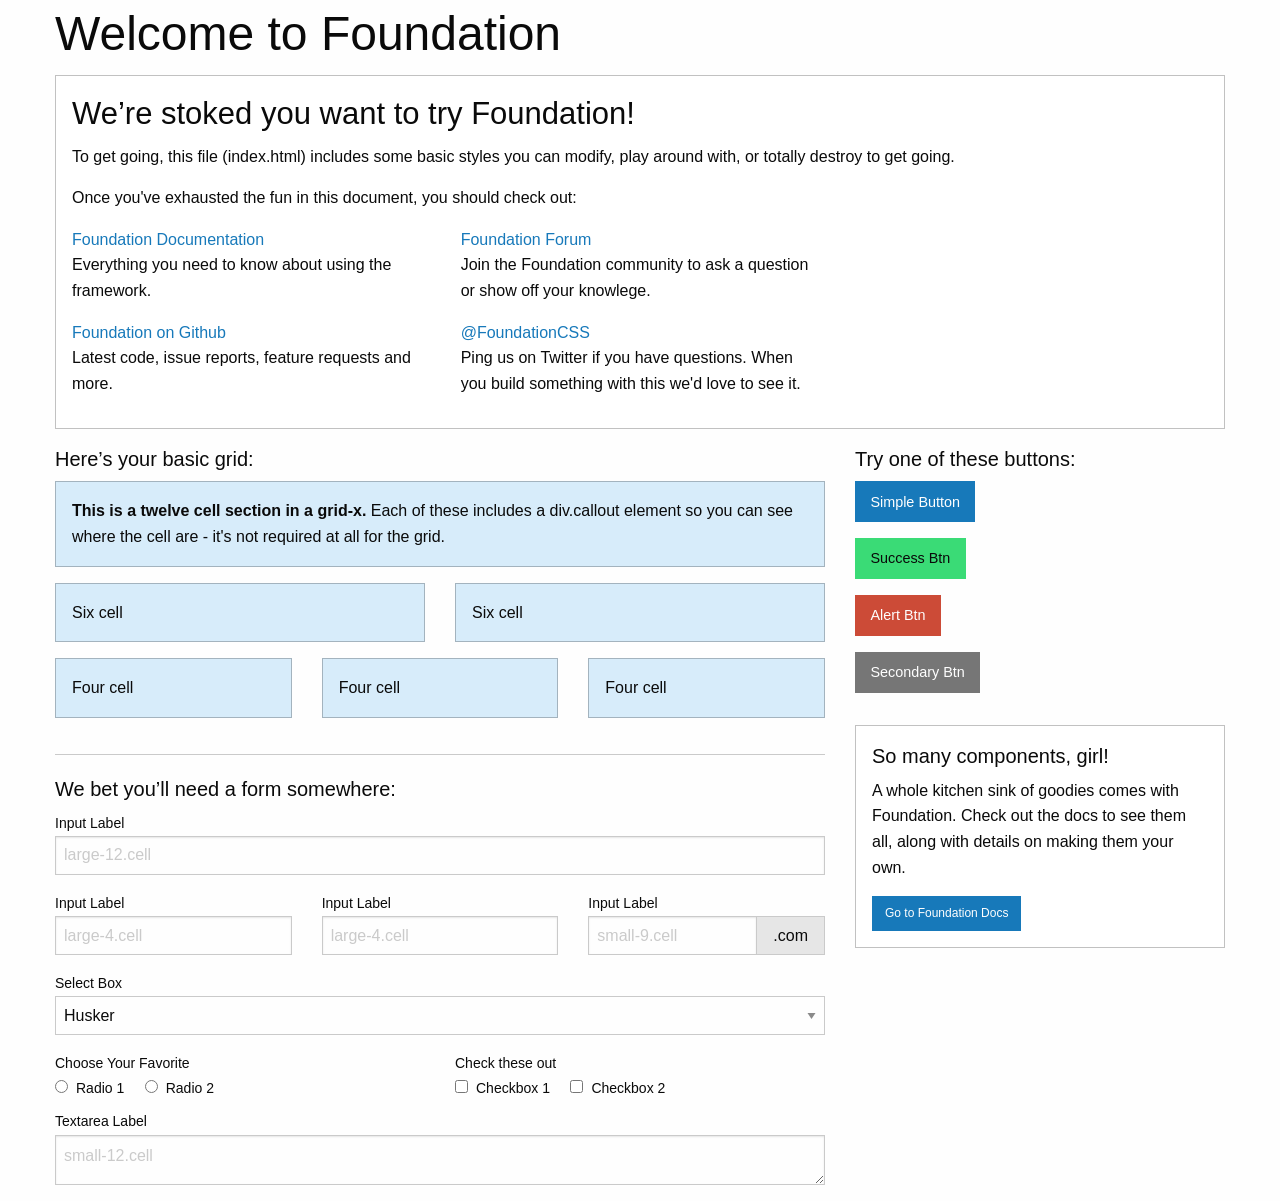
<file: FoundationStarter-2/index_use-for-reference-only.html>
<!doctype html>
<html class="no-js" lang="en" dir="ltr">
  <head>
    <meta charset="utf-8">
    <meta http-equiv="x-ua-compatible" content="ie=edge">
    <meta name="viewport" content="width=device-width, initial-scale=1.0">
    <title>Foundation for Sites</title>
    <link rel="stylesheet" href="css/foundation.css">
    <link rel="stylesheet" href="css/app.css">
  </head>
<body>

    <div class="grid-container">
      <div class="grid-x grid-padding-x">
        <div class="large-12 cell">
          <h1>Welcome to Foundation</h1>
        </div>
      </div>

      <div class="grid-x grid-padding-x">
        <div class="large-12 cell">
          <div class="callout">
            <h3>We&rsquo;re stoked you want to try Foundation! </h3>
            <p>To get going, this file (index.html) includes some basic styles you can modify, play around with, or totally destroy to get going.</p>
            <p>Once you've exhausted the fun in this document, you should check out:</p>
            <div class="grid-x grid-padding-x">
              <div class="large-4 medium-4 cell">
                <p><a href="https://get.foundation/sites/docs/">Foundation Documentation</a><br />Everything you need to know about using the framework.</p>
              </div>
              <div class="large-4 medium-4 cell">
                <p><a href="https://github.com/foundation/foundation-sites/discussions">Foundation Forum</a><br />Join the Foundation community to ask a question or show off your knowlege.</p>
              </div>
            </div>
            <div class="grid-x grid-padding-x">
              <div class="large-4 medium-4 medium-push-2 cell">
                <p><a href="https://github.com/foundation/foundation-sites">Foundation on Github</a><br />Latest code, issue reports, feature requests and more.</p>
              </div>
              <div class="large-4 medium-4 medium-pull-2 cell">
                <p><a href="https://twitter.com/FoundationCSS">@FoundationCSS</a><br />Ping us on Twitter if you have questions. When you build something with this we'd love to see it.</p>
              </div>
            </div>
          </div>
        </div>
      </div>

      <div class="grid-x grid-padding-x">
        <div class="large-8 medium-8 cell">
          <h5>Here&rsquo;s your basic grid:</h5>
          <!-- Grid Example -->

          <div class="grid-x grid-padding-x">
            <div class="large-12 cell">
              <div class="primary callout">
                <p><strong>This is a twelve cell section in a grid-x.</strong> Each of these includes a div.callout element so you can see where the cell are - it's not required at all for the grid.</p>
              </div>
            </div>
          </div>
          <div class="grid-x grid-padding-x">
            <div class="large-6 medium-6 cell">
              <div class="primary callout">
                <p>Six cell</p>
              </div>
            </div>
            <div class="large-6 medium-6 cell">
              <div class="primary callout">
                <p>Six cell</p>
              </div>
            </div>
          </div>
          <div class="grid-x grid-padding-x">
            <div class="large-4 medium-4 small-4 cell">
              <div class="primary callout">
                <p>Four cell</p>
              </div>
            </div>
            <div class="large-4 medium-4 small-4 cell">
              <div class="primary callout">
                <p>Four cell</p>
              </div>
            </div>
            <div class="large-4 medium-4 small-4 cell">
              <div class="primary callout">
                <p>Four cell</p>
              </div>
            </div>
          </div>

          <hr />

          <h5>We bet you&rsquo;ll need a form somewhere:</h5>
          <form>
            <div class="grid-x grid-padding-x">
              <div class="large-12 cell">
                <label>Input Label</label>
                <input type="text" placeholder="large-12.cell" />
              </div>
            </div>
            <div class="grid-x grid-padding-x">
              <div class="large-4 medium-4 cell">
                <label>Input Label</label>
                <input type="text" placeholder="large-4.cell" />
              </div>
              <div class="large-4 medium-4 cell">
                <label>Input Label</label>
                <input type="text" placeholder="large-4.cell" />
              </div>
              <div class="large-4 medium-4 cell">
                <div class="grid-x">
                  <label>Input Label</label>
                  <div class="input-group">
                    <input type="text" placeholder="small-9.cell" class="input-group-field" />
                    <span class="input-group-label">.com</span>
                  </div>
                </div>
              </div>
            </div>
            <div class="grid-x grid-padding-x">
              <div class="large-12 cell">
                <label>Select Box</label>
                <select>
                  <option value="husker">Husker</option>
                  <option value="starbuck">Starbuck</option>
                  <option value="hotdog">Hot Dog</option>
                  <option value="apollo">Apollo</option>
                </select>
              </div>
            </div>
            <div class="grid-x grid-padding-x">
              <div class="large-6 medium-6 cell">
                <label>Choose Your Favorite</label>
                <input type="radio" name="pokemon" value="Red" id="pokemonRed"><label for="pokemonRed">Radio 1</label>
                <input type="radio" name="pokemon" value="Blue" id="pokemonBlue"><label for="pokemonBlue">Radio 2</label>
              </div>
              <div class="large-6 medium-6 cell">
                <label>Check these out</label>
                <input id="checkbox1" type="checkbox"><label for="checkbox1">Checkbox 1</label>
                <input id="checkbox2" type="checkbox"><label for="checkbox2">Checkbox 2</label>
              </div>
            </div>
            <div class="grid-x grid-padding-x">
              <div class="large-12 cell">
                <label>Textarea Label</label>
                <textarea placeholder="small-12.cell"></textarea>
              </div>
            </div>
          </form>
        </div>

        <div class="large-4 medium-4 cell">
          <h5>Try one of these buttons:</h5>
          <p><a href="#" class="button">Simple Button</a><br/>
            <a href="#" class="success button">Success Btn</a><br/>
            <a href="#" class="alert button">Alert Btn</a><br/>
            <a href="#" class="secondary button">Secondary Btn</a></p>
          <div class="callout">
            <h5>So many components, girl!</h5>
            <p>A whole kitchen sink of goodies comes with Foundation. Check out the docs to see them all, along with details on making them your own.</p>
            <a href="https://get.foundation/sites/docs/" class="small button">Go to Foundation Docs</a>
          </div>
        </div>
      </div>
    </div>


    <script src="js/vendor/jquery.js"></script>
    <script src="js/vendor/what-input.js"></script>
    <script src="js/vendor/foundation.js"></script>
    <script src="js/app.js"></script>
  </body>
</html>
</file>
<file: FoundationStarter-2/css/app.css>
.pageHeader {
  background-color: #d3d3d3; color:#00000}
.box1 {background-color: #ff0000; color:#ffffff;}
.box2 {background-color: #999999; color:#ffffff;}
.box3 {background-color: #666666; color:#ffffff;}
.box4 {background-color: #333333; color:#ffffff;}
.box5 {background-color: #cfa339; color:#ffffff;}
.box6 {background-color: #55148c; color:#ffffff;}
.box7 {background-color: #376d61; color:#ffffff;}
.box8 {background-color: #000000; color:#ffffff;}
.box9 {background-color: #008000; color:#ffffff;}
.box10 {background-color: #ff66cc; color:#ffffff;}
.box11 {background-color: #7b3f00; color:#ffffff;}
.box12 {background-color: #ff5733; color:#ffffff;}
.box13 {background-color: #33a2ff; color:#ffffff;}
.box14 {background-color: #5e1769; color:#ffffff;}
.box15 {background-color: #775f66; color:#ffffff;}
.box16 {background-color: #93a496; color:#ffffff;}
</file>
<file: HTMLTemplate/css/app.css>
/* GLOBAL ARTICLE STYLES */

body {

}

h1 {

}

p {

}


.navStyle {
	background-color: #000;
	color: #fff;
	height: 50px;
	padding: 12px;
	text-align: center;
}
.navStyle a {
	color: #f4f4f4;
	text-decoration: none;
}
.navStyle a:hover {
	color: #009cff;
}
.navItem {
	margin: 0 25px 0 25px;
}
.bodyCopy {
	padding: 50px 0 0 0;
}
.footerStyle {
	background-color: #009cff;
	color: #fff;
	padding: 12px;
	height: 50px;
	text-align: center;
	margin-top: 50px;
}
.rtt {
	text-align: center;
	margin-top: 50px;
}
.rtt a {
	color: #009cff;
	text-decoration: none;
	font-weight: bold;
}
.rtt a:hover {
	color: #09639c;
}
</file>
<file: Starter/css/style.css>
body {
  background-color:#ffffff;
}
</file>
<file: Starter0924/css/style.css>
body {
  background-color:#ffffff;
}

}
p {
font-family: "Archivo Black", sans-serif;
  font-weight: 400;
  font-style: normal;
}
a:link {color:#ff0000;
  text-decoration:none;
}

h1 {
font-family: "Archivo Black", sans-serif;
  font-weight: 400;
  font-style: normal;
  text-align:center;
background-color:#000;
padding:20px;
color:#fff;
  align:center;

}

h2 {
font-family: "Archivo Black", sans-serif;
  font-weight: 400;
  font-style: normal;
  background-color:#f4f4f4;
  text-align:center;

}

h3
{
font-family: "Archivo Black", sans-serif;
  font-weight: 400;
  font-style: normal;
  background-color:#f4f4f4;
  text-align:center;

}


body1 {
  text-align:center;
}

iframe {
  display: block;
  margin-left: auto;
  margin-right: auto;
  /* Shorthand: margin: 0 auto; */
}

  img {
  display: block;
  margin-left: auto;
  margin-right: text-align;
  /* Shorthand: margin: 0 auto; */
}

body3 {
  h3-align:center;
}

h4 {}
</file>
